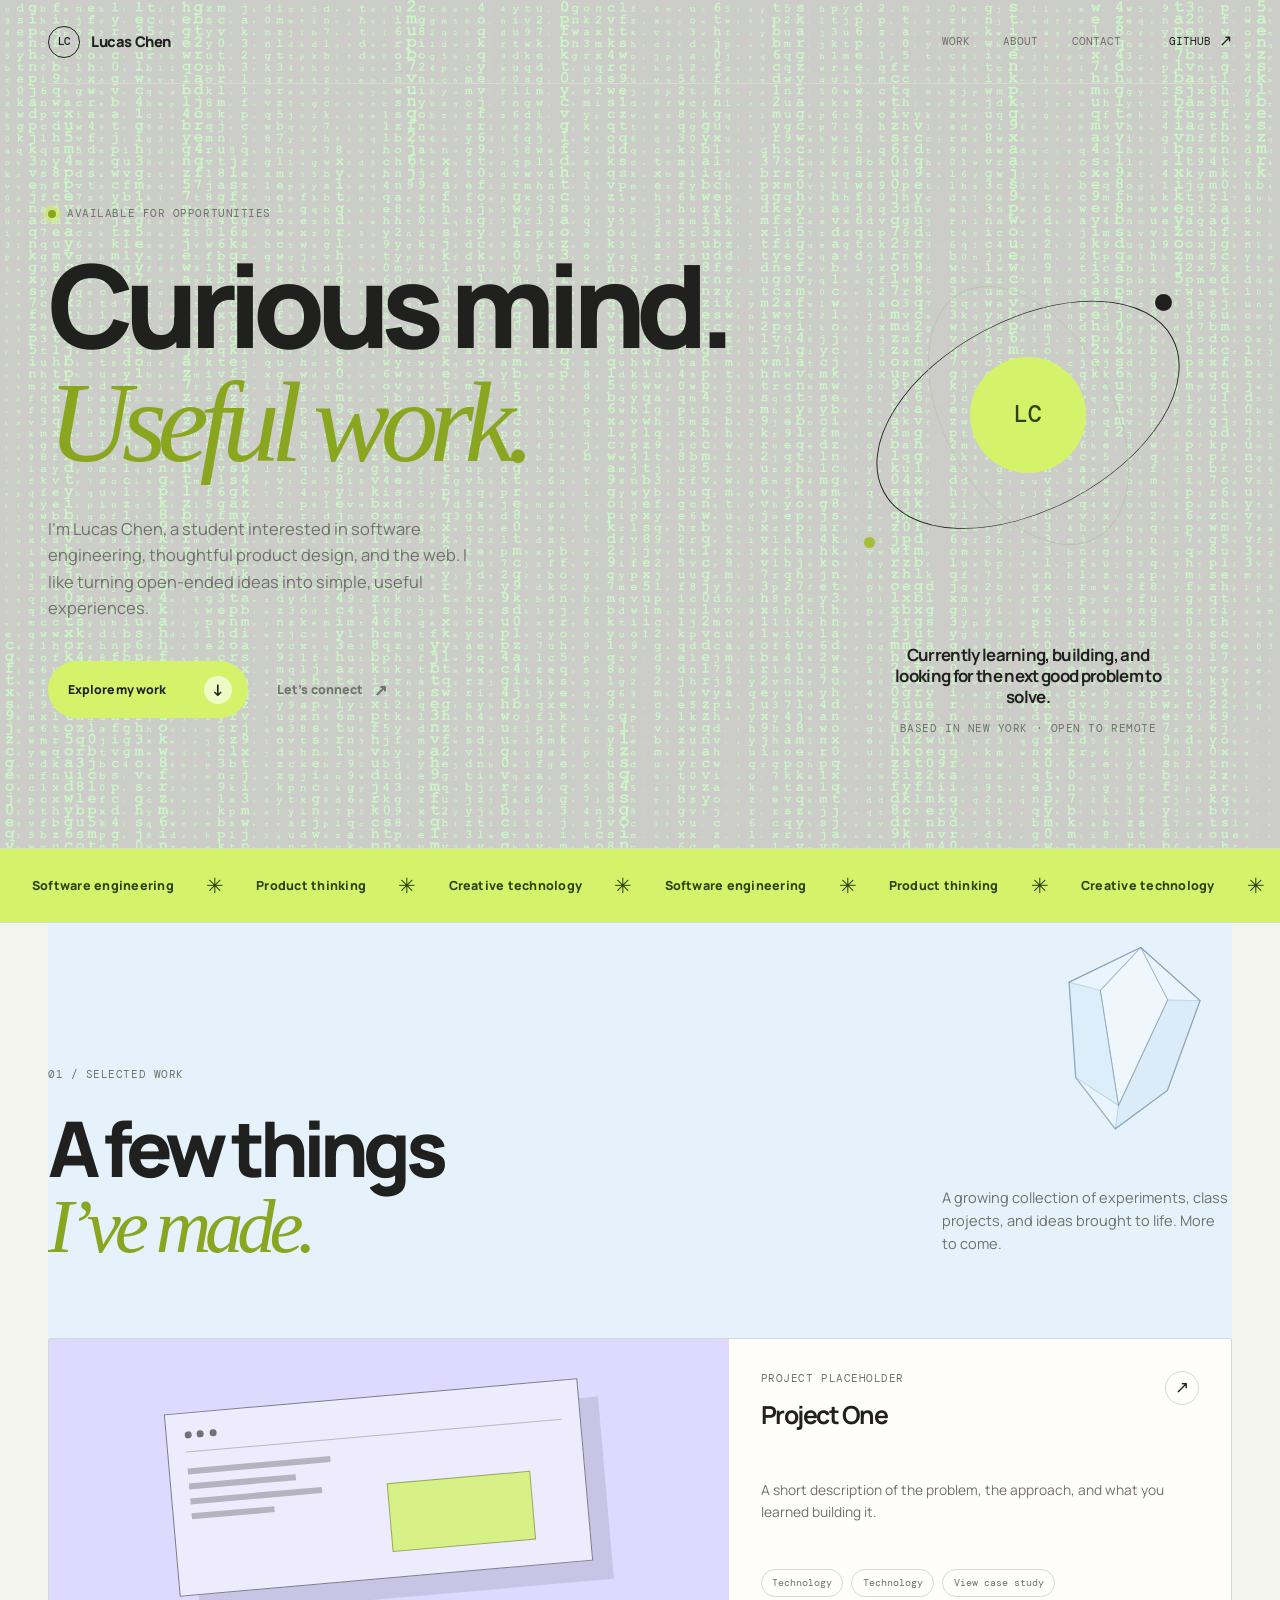
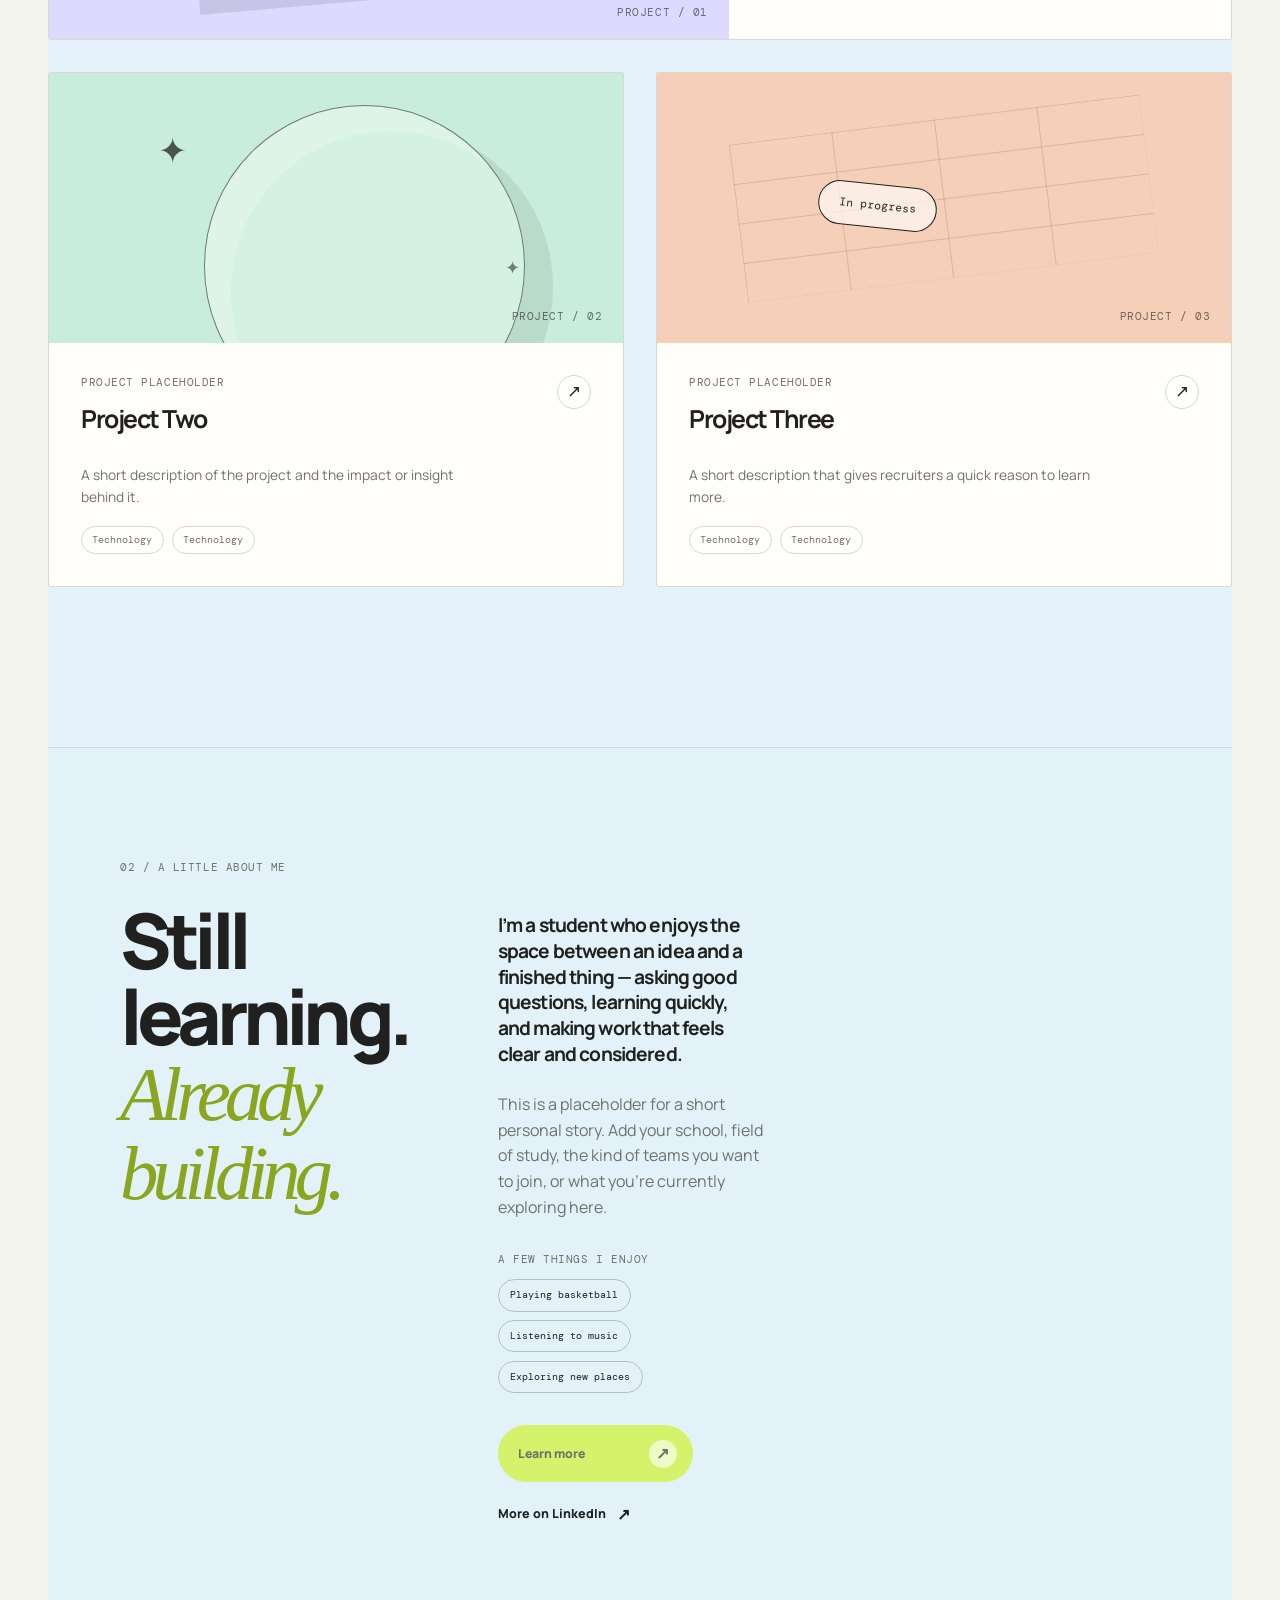
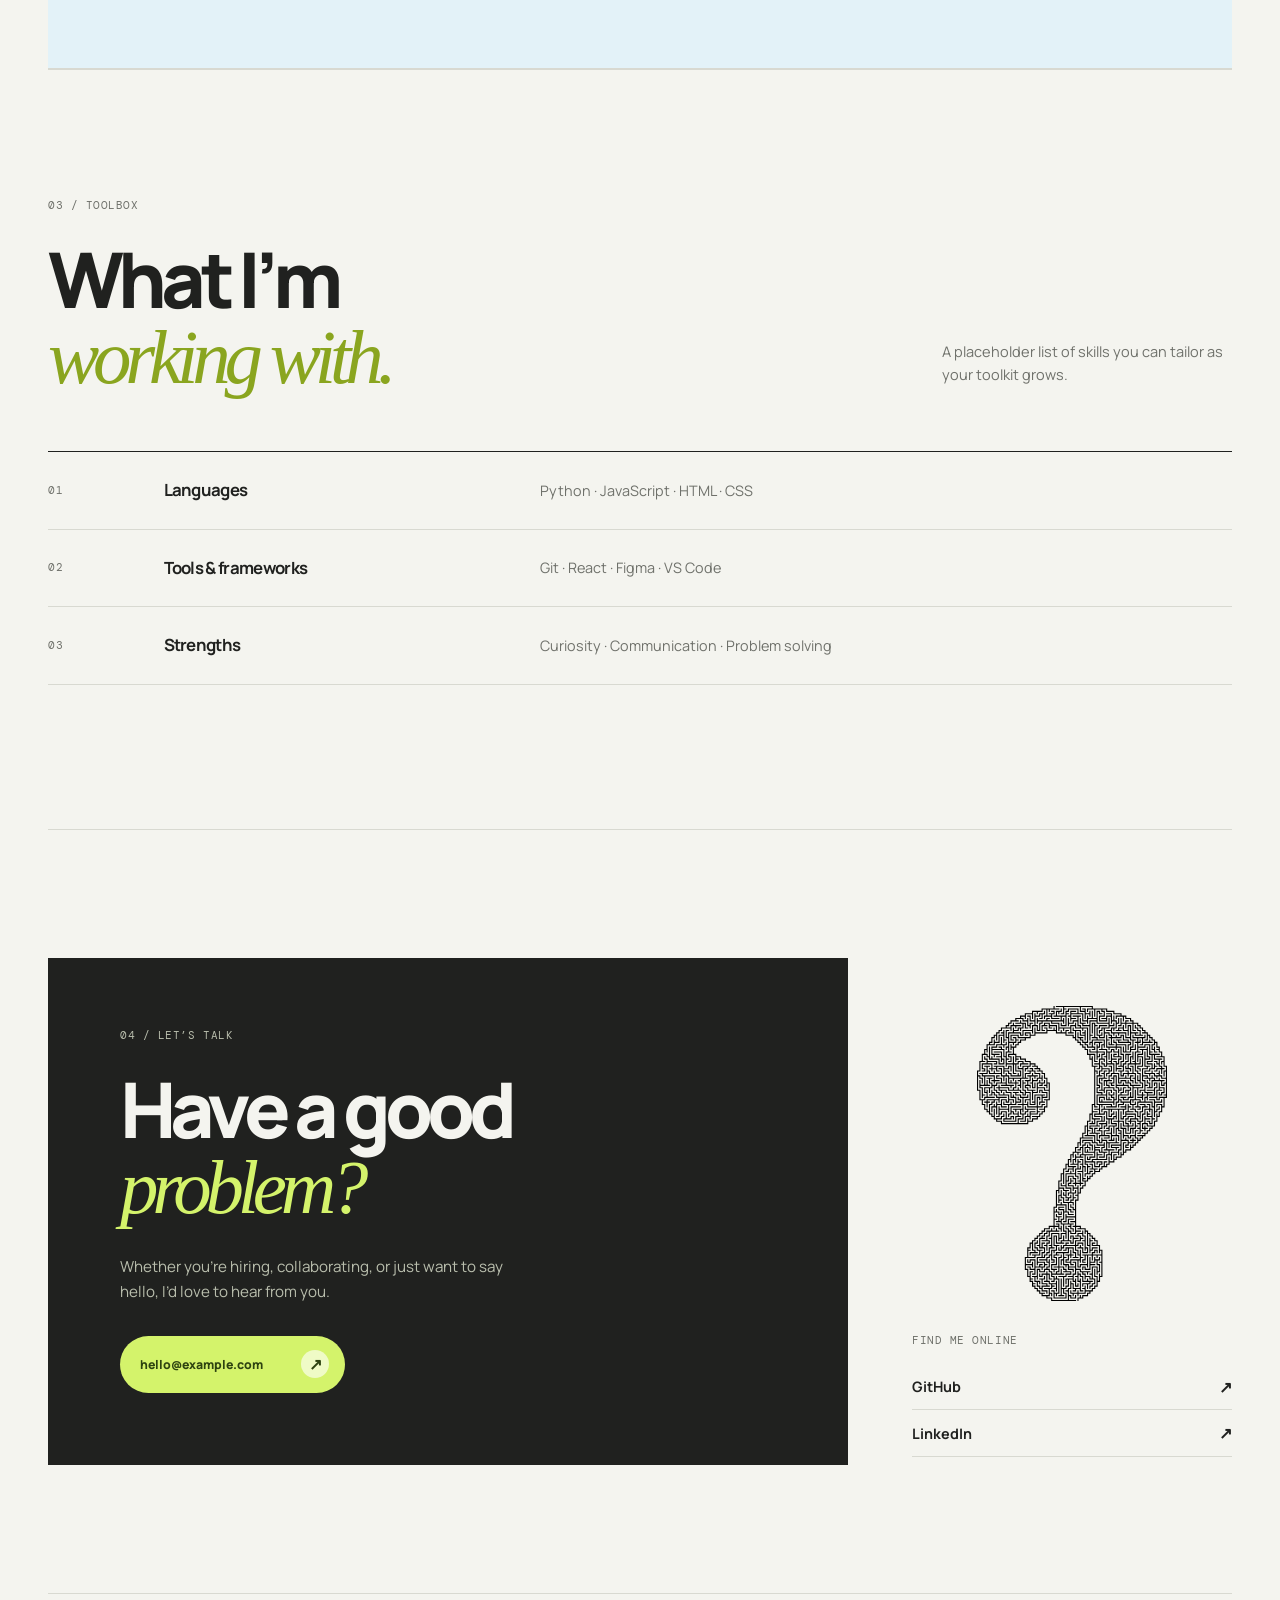
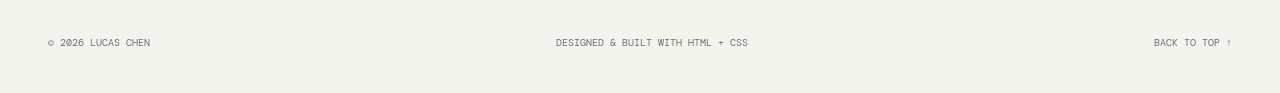
<file: index.html>
<!doctype html>
<html lang="en">
  <head>
    <meta charset="UTF-8" />
    <meta name="viewport" content="width=device-width, initial-scale=1.0" />
    <meta
      name="description"
      content="Lucas Chen is a student building thoughtful software, useful products, and memorable web experiences."
    />
    <title>Lucas Chen — Student &amp; Builder</title>
    <link rel="preconnect" href="https://fonts.googleapis.com" />
    <link rel="preconnect" href="https://fonts.gstatic.com" crossorigin />
    <link
      href="https://fonts.googleapis.com/css2?family=DM+Mono:wght@400;500&family=Manrope:wght@400;500;600;700;800&display=swap"
      rel="stylesheet"
    />
    <link rel="stylesheet" href="styles.css" />
  </head>
  <body class="home-page">
    <a class="skip-link" href="#main-content">Skip to content</a>

    <header class="site-header">
      <a class="wordmark" href="#top" aria-label="Lucas Chen home">
        <span class="wordmark-mark">LC</span>
        <span>Lucas Chen</span>
      </a>

      <nav class="site-nav" aria-label="Primary navigation">
        <a href="#work">Work</a>
        <a href="#about">About</a>
        <a href="#contact">Contact</a>
      </nav>

      <a class="header-link" href="https://github.com/your-username" target="_blank" rel="noreferrer">
        GitHub <span aria-hidden="true">↗</span>
      </a>
    </header>

    <main id="main-content">
      <section class="hero section-shell" id="top" aria-labelledby="hero-title">
        <div class="hero-copy">
          <p class="eyebrow"><span class="status-dot"></span> Available for opportunities</p>
          <h1 id="hero-title">Curious mind.<br /><em>Useful work.</em></h1>
          <p class="hero-intro">
            I’m Lucas Chen, a student interested in software engineering, thoughtful product design,
            and the web. I like turning open-ended ideas into simple, useful experiences.
          </p>
          <div class="hero-actions">
            <a class="button button-primary" href="#work">Explore my work <span aria-hidden="true">↓</span></a>
            <a class="text-link" href="#contact">Let’s connect <span aria-hidden="true">↗</span></a>
          </div>
        </div>

        <div class="hero-aside" aria-label="Introduction note">
          <div class="hero-orbit" aria-hidden="true">
            <span class="orbit-ring orbit-ring-one"></span>
            <span class="orbit-ring orbit-ring-two"></span>
            <span class="orbit-dot orbit-dot-one"></span>
            <span class="orbit-dot orbit-dot-two"></span>
            <span class="orbit-center">LC</span>
          </div>
          <p class="hero-note">Currently learning, building, and looking for the next good problem to solve.</p>
          <p class="mono-label">Based in New York · Open to remote</p>
        </div>
      </section>

      <section class="marquee" aria-label="Areas of interest">
        <div class="marquee-track">
          <span>Software engineering</span><span class="marquee-star">✳</span>
          <span>Product thinking</span><span class="marquee-star">✳</span>
          <span>Creative technology</span><span class="marquee-star">✳</span>
          <span>Software engineering</span><span class="marquee-star">✳</span>
          <span>Product thinking</span><span class="marquee-star">✳</span>
          <span>Creative technology</span><span class="marquee-star">✳</span>
        </div>
      </section>

      <section class="work section-shell" id="work" aria-labelledby="work-title">
        <div class="crystal-decoration" aria-hidden="true">
          <svg viewBox="0 0 180 210" role="presentation">
            <polygon class="crystal-outline" points="90,8 160,55 139,154 90,202 41,154 20,55" />
            <polygon class="crystal-face crystal-face-main" points="90,8 126,59 90,177 54,59" />
            <polygon class="crystal-face crystal-face-left" points="20,55 54,59 90,177 41,154" />
            <polygon class="crystal-face crystal-face-right" points="126,59 160,55 139,154 90,202 90,177" />
            <polyline class="crystal-line" points="20,55 90,8 160,55" />
            <polyline class="crystal-line" points="54,59 90,8 126,59" />
            <line class="crystal-line" x1="54" y1="59" x2="90" y2="177" />
            <line class="crystal-line" x1="126" y1="59" x2="90" y2="177" />
          </svg>
        </div>
        <div class="section-heading">
          <div>
            <p class="eyebrow">01 / Selected work</p>
            <h2 id="work-title">A few things<br /><em>I’ve made.</em></h2>
          </div>
          <p class="section-description">
            A growing collection of experiments, class projects, and ideas brought to life. More to come.
          </p>
        </div>

        <div class="project-grid">
          <article class="project-card project-card-large">
            <div class="project-visual visual-lilac" aria-hidden="true">
              <div class="visual-window">
                <div class="visual-window-bar"><span></span><span></span><span></span></div>
                <div class="visual-lines"><span></span><span></span><span></span><span></span></div>
                <div class="visual-block"></div>
              </div>
              <span class="visual-caption">project / 01</span>
            </div>
            <div class="project-info">
              <div>
                <p class="project-kicker">Project placeholder</p>
                <h3>Project One</h3>
              </div>
              <span class="project-arrow" aria-hidden="true">↗</span>
              <p class="project-summary">A short description of the problem, the approach, and what you learned building it.</p>
              <ul class="tag-list" aria-label="Project One technologies">
                <li>Technology</li>
                <li>Technology</li>
                <li>View case study</li>
              </ul>
            </div>
          </article>

          <article class="project-card">
            <div class="project-visual visual-mint" aria-hidden="true">
              <div class="visual-spark visual-spark-one">✦</div>
              <div class="visual-spark visual-spark-two">✦</div>
              <div class="visual-circle"></div>
              <span class="visual-caption">project / 02</span>
            </div>
            <div class="project-info">
              <div>
                <p class="project-kicker">Project placeholder</p>
                <h3>Project Two</h3>
              </div>
              <span class="project-arrow" aria-hidden="true">↗</span>
              <p class="project-summary">A short description of the project and the impact or insight behind it.</p>
              <ul class="tag-list" aria-label="Project Two technologies">
                <li>Technology</li>
                <li>Technology</li>
              </ul>
            </div>
          </article>

          <article class="project-card">
            <div class="project-visual visual-peach" aria-hidden="true">
              <div class="visual-grid-lines"></div>
              <div class="visual-pill">In progress</div>
              <span class="visual-caption">project / 03</span>
            </div>
            <div class="project-info">
              <div>
                <p class="project-kicker">Project placeholder</p>
                <h3>Project Three</h3>
              </div>
              <span class="project-arrow" aria-hidden="true">↗</span>
              <p class="project-summary">A short description that gives recruiters a quick reason to learn more.</p>
              <ul class="tag-list" aria-label="Project Three technologies">
                <li>Technology</li>
                <li>Technology</li>
              </ul>
            </div>
          </article>
        </div>
      </section>

      <section class="about section-shell" id="about" aria-labelledby="about-title">
        <div class="about-intro">
          <p class="eyebrow">02 / A little about me</p>
          <h2 id="about-title">Still learning.<br /><em>Already building.</em></h2>
        </div>
        <div class="about-copy">
          <p class="about-lead">
            I’m a student who enjoys the space between an idea and a finished thing — asking good questions,
            learning quickly, and making work that feels clear and considered.
          </p>
          <p>
            This is a placeholder for a short personal story. Add your school, field of study, the kind of
            teams you want to join, or what you’re currently exploring here.
          </p>
          <div class="about-hobbies">
            <p class="mono-label">A few things I enjoy</p>
            <ul class="hobby-list">
              <li>Playing basketball</li>
              <li>Listening to music</li>
              <li>Exploring new places</li>
            </ul>
          </div>
          <div class="about-actions">
            <a class="button button-primary" href="about.html">Learn more <span aria-hidden="true">↗</span></a>
            <a class="text-link" href="https://www.linkedin.com/in/your-linkedin" target="_blank" rel="noreferrer">
              More on LinkedIn <span aria-hidden="true">↗</span>
            </a>
          </div>
        </div>
      </section>

      <section class="skills section-shell" aria-labelledby="skills-title">
        <div class="section-heading section-heading-compact">
          <div>
            <p class="eyebrow">03 / Toolbox</p>
            <h2 id="skills-title">What I’m<br /><em>working with.</em></h2>
          </div>
          <p class="section-description">A placeholder list of skills you can tailor as your toolkit grows.</p>
        </div>

        <div class="skills-list">
          <div class="skill-row"><span class="skill-number">01</span><h3>Languages</h3><p>Python · JavaScript · HTML · CSS</p></div>
          <div class="skill-row"><span class="skill-number">02</span><h3>Tools &amp; frameworks</h3><p>Git · React · Figma · VS Code</p></div>
          <div class="skill-row"><span class="skill-number">03</span><h3>Strengths</h3><p>Curiosity · Communication · Problem solving</p></div>
        </div>
      </section>

      <section class="contact section-shell" id="contact" aria-labelledby="contact-title">
        <div class="contact-panel">
          <p class="eyebrow">04 / Let’s talk</p>
          <h2 id="contact-title">Have a good<br /><em>problem?</em></h2>
          <p>Whether you’re hiring, collaborating, or just want to say hello, I’d love to hear from you.</p>
          <div class="contact-action-row">
            <a class="button button-light" href="mailto:hello@example.com">hello@example.com <span aria-hidden="true">↗</span></a>
            <figure class="contact-panel-visual">
              <img src="gdj-question-mark-8111342.svg" alt="" aria-hidden="true" />
            </figure>
          </div>
        </div>
        <div class="contact-links">
          <figure class="contact-visual">
            <img src="gdj-question-mark-8111342.svg" alt="Illustration of a question mark" />
          </figure>
          <p class="mono-label">Find me online</p>
          <a href="https://github.com/your-username" target="_blank" rel="noreferrer">GitHub <span aria-hidden="true">↗</span></a>
          <a href="https://www.linkedin.com/in/your-linkedin" target="_blank" rel="noreferrer">LinkedIn <span aria-hidden="true">↗</span></a>
        </div>
      </section>
    </main>

    <footer class="site-footer section-shell">
      <span>© 2026 Lucas Chen</span>
      <span>Designed &amp; built with HTML + CSS</span>
      <a href="#top">Back to top ↑</a>
    </footer>
  </body>
</html>
</file>
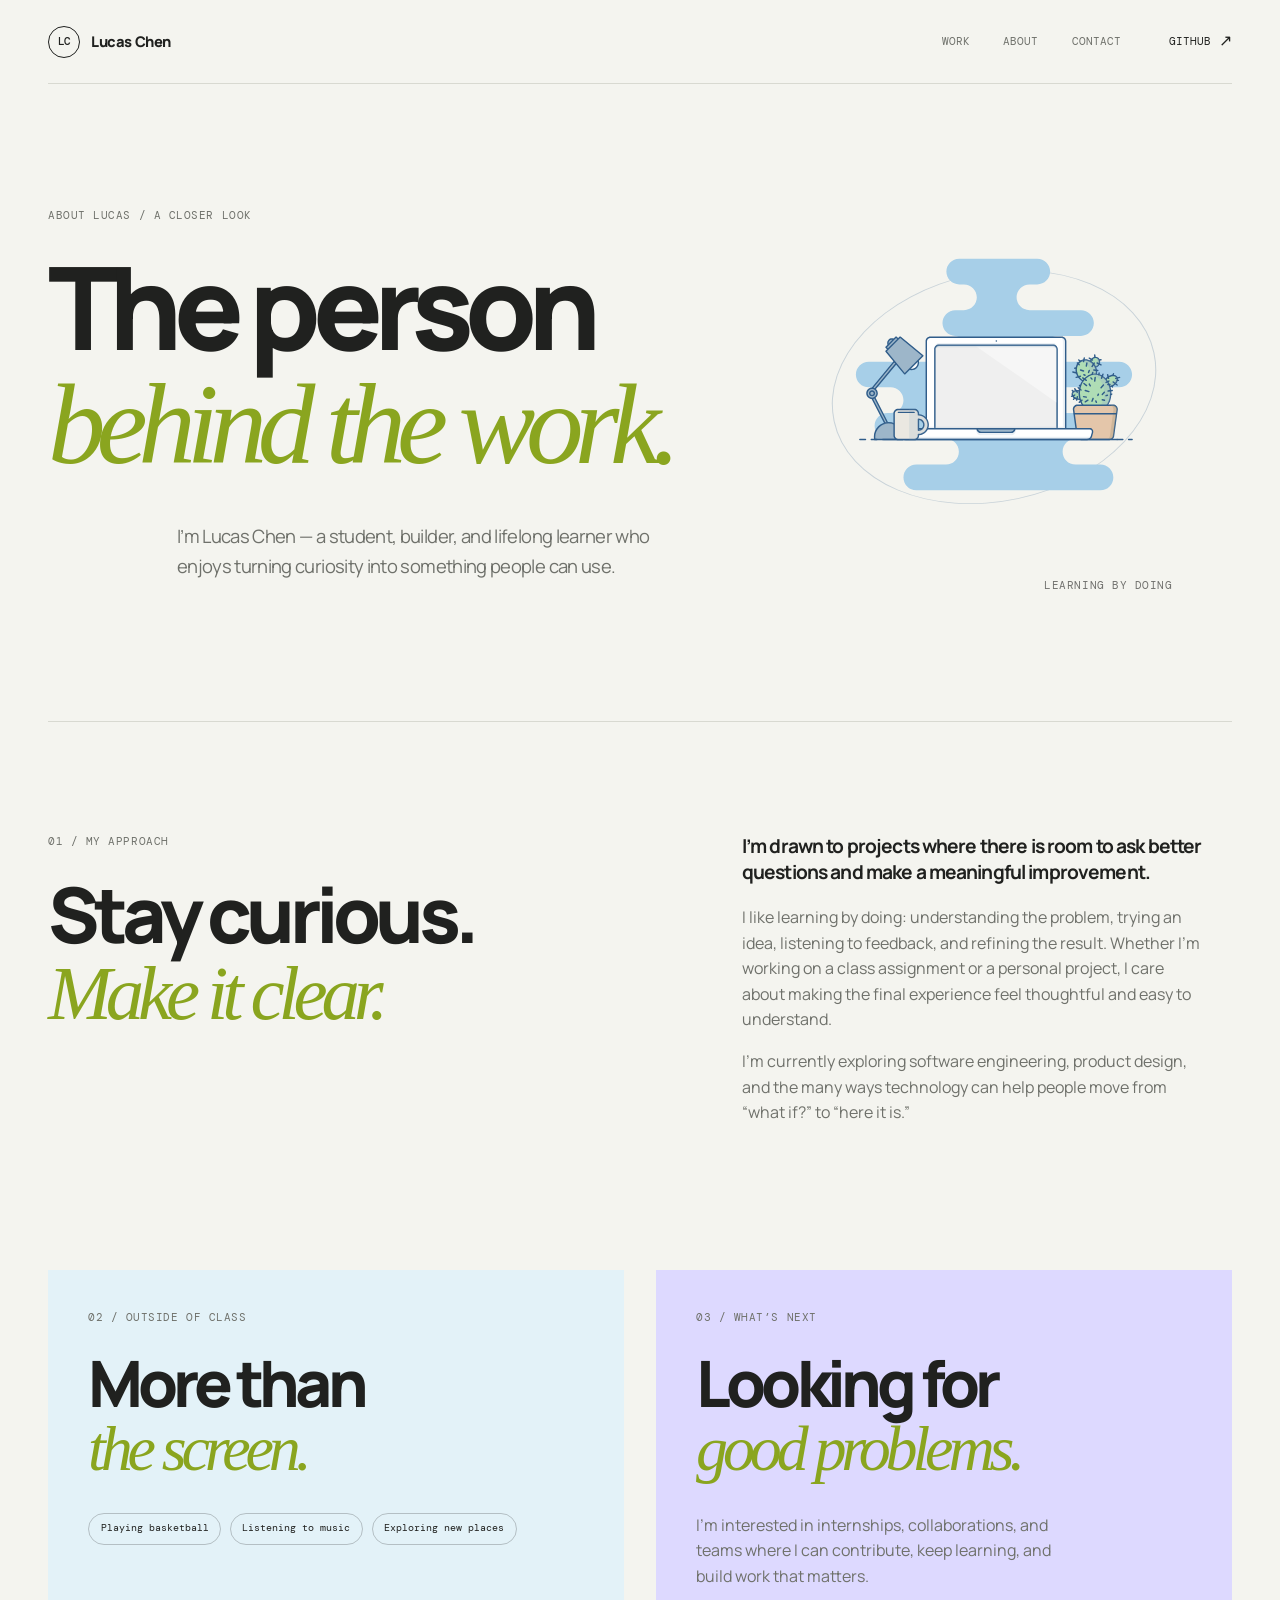
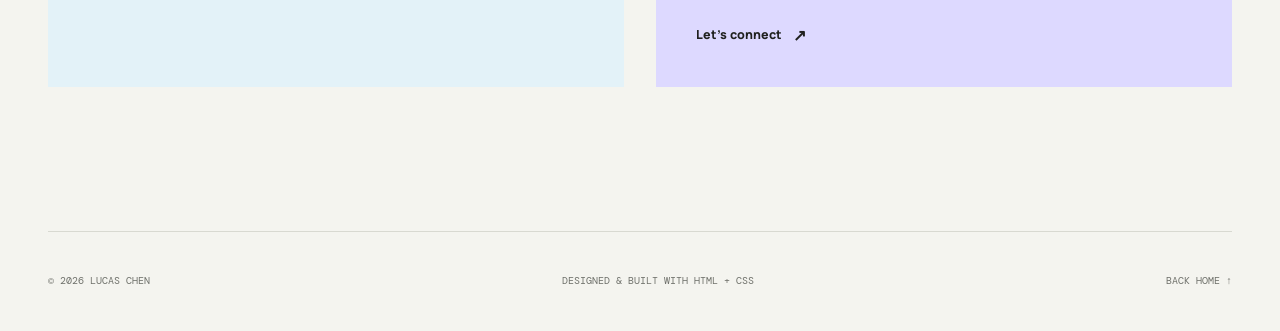
<file: about.html>
<!doctype html>
<html lang="en">
  <head>
    <meta charset="UTF-8" />
    <meta name="viewport" content="width=device-width, initial-scale=1.0" />
    <meta
      name="description"
      content="Learn more about Lucas Chen, a student interested in software engineering and thoughtful product design."
    />
    <title>About Lucas Chen</title>
    <link rel="preconnect" href="https://fonts.googleapis.com" />
    <link rel="preconnect" href="https://fonts.gstatic.com" crossorigin />
    <link
      href="https://fonts.googleapis.com/css2?family=DM+Mono:wght@400;500&family=Manrope:wght@400;500;600;700;800&display=swap"
      rel="stylesheet"
    />
    <link rel="stylesheet" href="styles.css" />
  </head>
  <body class="about-page">
    <a class="skip-link" href="#main-content">Skip to content</a>

    <header class="site-header">
      <a class="wordmark" href="index.html" aria-label="Lucas Chen home">
        <span class="wordmark-mark">LC</span>
        <span>Lucas Chen</span>
      </a>

      <nav class="site-nav" aria-label="Primary navigation">
        <a href="index.html#work">Work</a>
        <a href="about.html" aria-current="page">About</a>
        <a href="index.html#contact">Contact</a>
      </nav>

      <a class="header-link" href="https://github.com/your-username" target="_blank" rel="noreferrer">
        GitHub <span aria-hidden="true">↗</span>
      </a>
    </header>

    <main id="main-content">
      <section class="about-page-hero section-shell" aria-labelledby="about-page-title">
        <div class="about-page-hero-copy">
          <p class="eyebrow">About Lucas / A closer look</p>
          <h1 id="about-page-title">The person<br /><em>behind the work.</em></h1>
          <p class="about-page-lead">
            I’m Lucas Chen — a student, builder, and lifelong learner who enjoys turning curiosity into
            something people can use.
          </p>
        </div>
        <figure class="about-page-visual">
          <img
            src="sara_torda-laptop-2298286.svg"
            alt="Illustration of a laptop surrounded by creative ideas"
          />
          <figcaption class="visual-caption">Learning by doing</figcaption>
        </figure>
      </section>

      <section class="about-details section-shell" aria-labelledby="details-title">
        <div class="about-detail-intro">
          <p class="eyebrow">01 / My approach</p>
          <h2 id="details-title">Stay curious.<br /><em>Make it clear.</em></h2>
        </div>
        <div class="about-detail-copy">
          <p class="about-lead">
            I’m drawn to projects where there is room to ask better questions and make a meaningful improvement.
          </p>
          <p>
            I like learning by doing: understanding the problem, trying an idea, listening to feedback, and
            refining the result. Whether I’m working on a class assignment or a personal project, I care about
            making the final experience feel thoughtful and easy to understand.
          </p>
          <p>
            I’m currently exploring software engineering, product design, and the many ways technology can help
            people move from “what if?” to “here it is.”
          </p>
        </div>
      </section>

      <section class="about-page-cards section-shell" aria-label="Personal details">
        <article class="detail-card detail-card-blue">
          <p class="eyebrow">02 / Outside of class</p>
          <h2>More than<br /><em>the screen.</em></h2>
          <ul class="detail-list">
            <li>Playing basketball</li>
            <li>Listening to music</li>
            <li>Exploring new places</li>
          </ul>
        </article>
        <article class="detail-card detail-card-lilac">
          <p class="eyebrow">03 / What’s next</p>
          <h2>Looking for<br /><em>good problems.</em></h2>
          <p>
            I’m interested in internships, collaborations, and teams where I can contribute, keep learning, and
            build work that matters.
          </p>
          <a class="text-link" href="index.html#contact">Let’s connect <span aria-hidden="true">↗</span></a>
        </article>
      </section>
    </main>

    <footer class="site-footer section-shell">
      <span>© 2026 Lucas Chen</span>
      <span>Designed &amp; built with HTML + CSS</span>
      <a href="index.html">Back home ↑</a>
    </footer>
  </body>
</html>
</file>
<file: styles.css>
@import url('https://fonts.googleapis.com/css2?family=DM+Mono:wght@400;500&family=Manrope:wght@400;500;600;700;800&display=swap');

:root {
  --ink: #20211f;
  --muted: #6f716b;
  --line: #d8d9d1;
  --paper: #f4f4ef;
  --white: #fffefa;
  --accent: #d4f36b;
  --accent-deep: #2d4310;
  --lilac: #ddd9ff;
  --mint: #c9eddc;
  --peach: #f5cfb7;
  --blue: #e3f2f8;
  --project-blue: #e5f1fb;
  --sans: 'Manrope', Arial, sans-serif;
  --mono: 'DM Mono', 'Courier New', monospace;
}

* {
  box-sizing: border-box;
}

html {
  scroll-behavior: smooth;
}

body {
  position: relative;
  margin: 0;
  background: var(--paper);
  color: var(--ink);
  font-family: var(--sans);
  font-size: 16px;
  line-height: 1.6;
}

.home-page::before {
  position: fixed;
  z-index: 0;
  inset: 0;
  background: url('gdj-matrix-5361690.svg') center / cover no-repeat;
  content: '';
  opacity: 0.16;
  pointer-events: none;
}

.home-page > * {
  position: relative;
  z-index: 1;
}

a {
  color: inherit;
  text-decoration: none;
}

.skip-link {
  position: fixed;
  z-index: 10;
  top: 1rem;
  left: 1rem;
  padding: 0.65rem 1rem;
  border-radius: 999px;
  background: var(--ink);
  color: var(--paper);
  transform: translateY(-150%);
}

.skip-link:focus {
  transform: translateY(0);
}

.section-shell,
.site-header {
  width: min(1240px, calc(100% - 96px));
  margin: 0 auto;
}

.site-header {
  display: flex;
  align-items: center;
  justify-content: space-between;
  min-height: 84px;
  border-bottom: 1px solid var(--line);
}

.wordmark,
.site-nav,
.header-link,
.hero-actions,
.tag-list,
.site-footer,
.contact-links a {
  display: flex;
  align-items: center;
}

.wordmark {
  gap: 0.7rem;
  font-size: 0.92rem;
  font-weight: 800;
  letter-spacing: -0.03em;
}

.wordmark-mark {
  display: grid;
  width: 32px;
  height: 32px;
  place-items: center;
  border: 1px solid var(--ink);
  border-radius: 50%;
  font-family: var(--mono);
  font-size: 0.68rem;
  font-weight: 500;
  letter-spacing: -0.12em;
}

.site-nav {
  gap: 2.1rem;
  margin-left: auto;
  margin-right: 3rem;
  color: var(--muted);
  font-family: var(--mono);
  font-size: 0.7rem;
  text-transform: uppercase;
}

.site-nav a,
.header-link,
.contact-links a,
.text-link {
  transition: color 180ms ease, transform 180ms ease;
}

.site-nav a:hover,
.site-nav a:focus-visible,
.header-link:hover,
.header-link:focus-visible,
.contact-links a:hover,
.contact-links a:focus-visible,
.text-link:hover,
.text-link:focus-visible {
  color: #6b870d;
}

.header-link {
  gap: 0.5rem;
  font-family: var(--mono);
  font-size: 0.7rem;
  text-transform: uppercase;
}

.header-link span,
.text-link span,
.contact-links a span {
  font-size: 1rem;
  line-height: 1;
}

.hero {
  display: grid;
  grid-template-columns: minmax(0, 1.25fr) minmax(300px, 0.75fr);
  gap: 6rem;
  align-items: center;
  min-height: 650px;
  padding-top: 6.5rem;
  padding-bottom: 7rem;
}

.eyebrow,
.mono-label,
.project-kicker,
.visual-caption,
.skill-number {
  font-family: var(--mono);
  font-size: 0.68rem;
  line-height: 1.4;
  letter-spacing: 0.05em;
  text-transform: uppercase;
}

.eyebrow {
  display: flex;
  align-items: center;
  gap: 0.7rem;
  margin: 0 0 1.7rem;
  color: var(--muted);
}

.status-dot {
  width: 8px;
  height: 8px;
  border-radius: 50%;
  background: #87a913;
  box-shadow: 0 0 0 5px rgba(212, 243, 107, 0.55);
}

h1,
h2,
h3,
p {
  margin-top: 0;
}

h1,
h2 {
  margin-bottom: 0;
  font-weight: 800;
  letter-spacing: -0.075em;
  line-height: 0.98;
}

h1 {
  max-width: 780px;
  font-size: clamp(4.4rem, 9vw, 8.8rem);
}

h2 {
  font-size: clamp(3.2rem, 6vw, 6rem);
}

h1 em,
h2 em {
  color: #8aa51f;
  font-family: Georgia, 'Times New Roman', serif;
  font-weight: 400;
  letter-spacing: -0.08em;
}

.hero-intro {
  max-width: 440px;
  margin: 2.3rem 0 2.5rem;
  color: var(--muted);
  font-size: 1.03rem;
}

.hero-actions {
  flex-wrap: wrap;
  gap: 1.8rem;
}

.button {
  display: inline-flex;
  align-items: center;
  justify-content: space-between;
  gap: 2.4rem;
  min-width: 195px;
  padding: 0.9rem 1rem 0.9rem 1.25rem;
  border-radius: 999px;
  font-size: 0.77rem;
  font-weight: 800;
  transition: transform 180ms ease, box-shadow 180ms ease;
}

.button:hover,
.button:focus-visible {
  transform: translateY(-3px);
  box-shadow: 0 8px 18px rgba(32, 33, 31, 0.13);
}

.button span {
  display: grid;
  width: 28px;
  height: 28px;
  place-items: center;
  border-radius: 50%;
  background: rgba(255, 255, 255, 0.62);
  font-size: 1rem;
}

.button-primary {
  background: var(--accent);
}

.text-link {
  display: inline-flex;
  gap: 0.7rem;
  align-items: center;
  color: var(--muted);
  font-size: 0.78rem;
  font-weight: 800;
}

.hero-aside {
  display: flex;
  flex-direction: column;
  align-items: center;
  justify-content: center;
  padding-top: 2rem;
}

.hero-orbit {
  position: relative;
  width: min(100%, 390px);
  aspect-ratio: 1;
  margin-bottom: 2.1rem;
}

.orbit-ring {
  position: absolute;
  inset: 8%;
  border: 1px solid var(--ink);
  border-radius: 50%;
  transform: rotate(-28deg) scaleY(0.58);
}

.orbit-ring-two {
  inset: 14%;
  border-color: #bbc0ae;
  transform: rotate(61deg) scaleY(0.6);
}

.orbit-center {
  position: absolute;
  top: 50%;
  left: 50%;
  display: grid;
  width: 116px;
  height: 116px;
  place-items: center;
  border-radius: 50%;
  background: var(--accent);
  color: var(--accent-deep);
  font-family: var(--mono);
  font-size: 1.45rem;
  font-weight: 500;
  transform: translate(-50%, -50%);
}

.orbit-dot {
  position: absolute;
  width: 17px;
  height: 17px;
  border-radius: 50%;
  background: var(--ink);
}

.orbit-dot-one {
  top: 19%;
  right: 13%;
}

.orbit-dot-two {
  bottom: 16%;
  left: 8%;
  width: 11px;
  height: 11px;
  background: #a3be37;
}

.hero-note {
  max-width: 270px;
  margin-bottom: 0.9rem;
  text-align: center;
  font-size: 1.05rem;
  font-weight: 700;
  letter-spacing: -0.04em;
  line-height: 1.25;
}

.mono-label {
  margin-bottom: 0;
  color: var(--muted);
}

.marquee {
  overflow: hidden;
  border-top: 1px solid var(--line);
  border-bottom: 1px solid var(--line);
  background: var(--accent);
  color: var(--accent-deep);
  white-space: nowrap;
}

.marquee-track {
  display: flex;
  align-items: center;
  justify-content: space-around;
  gap: 2rem;
  min-width: max-content;
  padding: 1.25rem 2rem;
  font-size: 0.78rem;
  font-weight: 800;
  letter-spacing: 0.02em;
}

.marquee-star {
  font-size: 1.3rem;
  font-weight: 400;
}

.work {
  position: relative;
  overflow: hidden;
  padding-top: 9rem;
  padding-bottom: 10rem;
  background: var(--project-blue);
}

.work > *:not(.crystal-decoration) {
  position: relative;
  z-index: 1;
}

.crystal-decoration {
  position: absolute;
  z-index: 0;
  top: 1rem;
  right: 1.2rem;
  width: 170px;
  opacity: 0.62;
  pointer-events: none;
  transform: rotate(8deg);
}

.crystal-decoration svg {
  display: block;
  width: 100%;
  height: auto;
}

.crystal-outline {
  fill: rgba(255, 255, 255, 0.25);
  stroke: rgba(49, 92, 126, 0.72);
  stroke-width: 1.4;
}

.crystal-face {
  stroke: rgba(49, 92, 126, 0.34);
  stroke-width: 1;
}

.crystal-face-main {
  fill: rgba(255, 255, 255, 0.48);
}

.crystal-face-left {
  fill: rgba(154, 211, 235, 0.28);
}

.crystal-face-right {
  fill: rgba(119, 178, 215, 0.2);
}

.crystal-line {
  fill: none;
  stroke: rgba(49, 92, 126, 0.46);
  stroke-width: 1;
}

.section-heading {
  display: flex;
  align-items: end;
  justify-content: space-between;
  gap: 3rem;
  margin-bottom: 4.6rem;
}

.section-heading .eyebrow {
  margin-bottom: 1.7rem;
}

.section-description {
  max-width: 290px;
  margin-bottom: 0.55rem;
  color: var(--muted);
  font-size: 0.91rem;
}

.project-grid {
  display: grid;
  grid-template-columns: 1fr 1fr;
  gap: 2rem;
}

.project-card {
  overflow: hidden;
  border: 1px solid var(--line);
  border-radius: 2px;
  background: var(--white);
}

.project-card-large {
  grid-column: span 2;
  display: grid;
  grid-template-columns: 1.15fr 0.85fr;
}

.project-visual {
  position: relative;
  min-height: 300px;
  overflow: hidden;
}

.project-card:not(.project-card-large) .project-visual {
  min-height: 270px;
}

.visual-lilac {
  background: var(--lilac);
}

.visual-mint {
  background: var(--mint);
}

.visual-peach {
  background: var(--peach);
}

.visual-caption {
  position: absolute;
  right: 1.3rem;
  bottom: 1.15rem;
  color: rgba(32, 33, 31, 0.62);
}

.visual-window {
  position: absolute;
  top: 19%;
  left: 18%;
  width: 61%;
  height: 61%;
  padding: 1.1rem;
  border: 1px solid rgba(32, 33, 31, 0.55);
  background: rgba(255, 254, 250, 0.47);
  box-shadow: 19px 20px 0 rgba(32, 33, 31, 0.11);
  transform: rotate(-5deg);
}

.visual-window-bar {
  display: flex;
  gap: 0.35rem;
  padding-bottom: 0.85rem;
  border-bottom: 1px solid rgba(32, 33, 31, 0.25);
}

.visual-window-bar span {
  display: block;
  width: 7px;
  height: 7px;
  border-radius: 50%;
  background: rgba(32, 33, 31, 0.6);
}

.visual-lines {
  display: grid;
  gap: 0.55rem;
  width: 38%;
  margin-top: 1rem;
}

.visual-lines span {
  display: block;
  height: 6px;
  background: rgba(32, 33, 31, 0.28);
}

.visual-lines span:nth-child(2) {
  width: 75%;
}

.visual-lines span:nth-child(3) {
  width: 92%;
}

.visual-lines span:nth-child(4) {
  width: 58%;
}

.visual-block {
  position: absolute;
  right: 13%;
  bottom: 14%;
  width: 35%;
  height: 38%;
  border: 1px solid rgba(32, 33, 31, 0.35);
  background: rgba(212, 243, 107, 0.8);
}

.visual-circle {
  position: absolute;
  top: 12%;
  left: 27%;
  width: 56%;
  aspect-ratio: 1;
  border: 1px solid rgba(32, 33, 31, 0.56);
  border-radius: 50%;
  background: rgba(255, 254, 250, 0.22);
  box-shadow: inset 26px 25px 0 rgba(255, 254, 250, 0.2), 28px 21px 0 rgba(32, 33, 31, 0.09);
}

.visual-spark {
  position: absolute;
  color: rgba(32, 33, 31, 0.75);
  font-size: 2.2rem;
}

.visual-spark-one {
  top: 18%;
  left: 19%;
}

.visual-spark-two {
  right: 18%;
  bottom: 23%;
  font-size: 1.1rem;
}

.visual-grid-lines {
  position: absolute;
  inset: 17% 14% 24%;
  background-image: linear-gradient(rgba(32, 33, 31, 0.14) 1px, transparent 1px), linear-gradient(90deg, rgba(32, 33, 31, 0.14) 1px, transparent 1px);
  background-size: 25% 25%;
  transform: rotate(-7deg);
}

.visual-pill {
  position: absolute;
  top: 41%;
  left: 28%;
  padding: 0.75rem 1.25rem;
  border: 1px solid var(--ink);
  border-radius: 999px;
  background: rgba(255, 254, 250, 0.65);
  font-family: var(--mono);
  font-size: 0.7rem;
  transform: rotate(6deg);
}

.project-info {
  position: relative;
  display: grid;
  grid-template-columns: 1fr auto;
  gap: 0.8rem 1rem;
  padding: 2rem;
}

.project-kicker {
  margin-bottom: 0.55rem;
  color: var(--muted);
}

.project-info h3 {
  margin-bottom: 0;
  font-size: 1.55rem;
  letter-spacing: -0.06em;
}

.project-arrow {
  display: grid;
  width: 34px;
  height: 34px;
  place-items: center;
  border: 1px solid var(--line);
  border-radius: 50%;
  font-size: 1.05rem;
}

.project-summary {
  grid-column: 1 / -1;
  max-width: 410px;
  margin: 0.8rem 0 0.3rem;
  color: var(--muted);
  font-size: 0.86rem;
}

.tag-list {
  grid-column: 1 / -1;
  flex-wrap: wrap;
  gap: 0.5rem;
  padding: 0;
  margin: 0;
  list-style: none;
}

.tag-list li {
  padding: 0.32rem 0.65rem;
  border: 1px solid var(--line);
  border-radius: 999px;
  color: var(--muted);
  font-family: var(--mono);
  font-size: 0.62rem;
}

.about {
  display: grid;
  grid-template-columns: minmax(230px, 0.85fr) minmax(220px, 0.7fr) minmax(300px, 0.9fr);
  justify-content: space-between;
  gap: 3.5rem;
  padding-top: 7rem;
  padding-right: 4.5rem;
  padding-bottom: 9rem;
  padding-left: 4.5rem;
  border-top: 1px solid var(--line);
  border-bottom: 1px solid var(--line);
  background: var(--blue);
}

.about-copy {
  max-width: 460px;
  padding-top: 3.3rem;
  color: var(--muted);
}

.about-copy p {
  margin-bottom: 1.5rem;
}

.about-copy .about-lead {
  color: var(--ink);
  font-size: 1.2rem;
  font-weight: 700;
  letter-spacing: -0.045em;
  line-height: 1.35;
}

.about-copy .text-link {
  margin-top: 1rem;
  color: var(--ink);
}

.about-hobbies {
  margin-top: 2rem;
}

.about-hobbies .mono-label {
  margin-bottom: 0.75rem;
}

.hobby-list,
.detail-list {
  display: flex;
  flex-wrap: wrap;
  gap: 0.55rem;
  padding: 0;
  margin: 0;
  list-style: none;
}

.hobby-list li,
.detail-list li {
  padding: 0.42rem 0.72rem;
  border: 1px solid rgba(32, 33, 31, 0.24);
  border-radius: 999px;
  color: var(--ink);
  font-family: var(--mono);
  font-size: 0.65rem;
}

.about-actions {
  display: flex;
  flex-wrap: wrap;
  align-items: center;
  gap: 1.4rem;
  margin-top: 2rem;
}

.about-actions .text-link {
  margin-top: 0;
}

.skills {
  padding-top: 8rem;
  padding-bottom: 9rem;
  border-top: 1px solid var(--line);
}

.section-heading-compact {
  align-items: end;
  margin-bottom: 3.5rem;
}

.skills-list {
  border-top: 1px solid var(--ink);
}

.skill-row {
  display: grid;
  grid-template-columns: 8% 30% 1fr;
  gap: 1.3rem;
  align-items: center;
  padding: 1.55rem 0;
  border-bottom: 1px solid var(--line);
}

.skill-number {
  color: var(--muted);
}

.skill-row h3 {
  margin: 0;
  font-size: 1.05rem;
  letter-spacing: -0.04em;
}

.skill-row p {
  margin: 0;
  color: var(--muted);
  font-size: 0.9rem;
}

.contact {
  display: grid;
  grid-template-columns: minmax(0, 1fr) 0.4fr;
  gap: 4rem;
  align-items: end;
  padding-top: 8rem;
  padding-bottom: 8rem;
  border-top: 1px solid var(--line);
}

.contact-panel {
  padding: 4.4rem 4.5rem 4.5rem;
  background: var(--ink);
  color: var(--paper);
}

.contact-panel .eyebrow {
  color: #b9bead;
}

.contact-panel h2 {
  max-width: 600px;
  margin-bottom: 1.9rem;
  color: var(--paper);
}

.contact-panel h2 em {
  color: var(--accent);
}

.contact-panel > p:not(.eyebrow) {
  max-width: 390px;
  margin-bottom: 2rem;
  color: #b9bead;
  font-size: 0.95rem;
}

.contact-action-row {
  display: flex;
  align-items: center;
  gap: 1rem;
}

.contact-panel-visual {
  display: none;
  width: 88px;
  margin: 0;
}

.contact-panel-visual img {
  display: block;
  width: 100%;
  height: auto;
}

.button-light {
  background: var(--accent);
  color: var(--accent-deep);
}

.contact-links {
  padding-bottom: 0.5rem;
}

.contact-visual {
  max-width: 190px;
  margin: 0 auto 2rem;
}

.contact-visual img {
  display: block;
  width: 100%;
  height: auto;
}

.contact-links .mono-label {
  margin-bottom: 1rem;
}

.contact-links a {
  justify-content: space-between;
  padding: 0.7rem 0;
  border-bottom: 1px solid var(--line);
  font-size: 0.9rem;
  font-weight: 700;
}

.site-footer {
  justify-content: space-between;
  gap: 2rem;
  min-height: 100px;
  border-top: 1px solid var(--line);
  color: var(--muted);
  font-family: var(--mono);
  font-size: 0.65rem;
  text-transform: uppercase;
}

.site-footer a:hover,
.site-footer a:focus-visible {
  color: var(--ink);
}

.about-page-hero {
  display: grid;
  grid-template-columns: minmax(0, 1.15fr) minmax(260px, 0.85fr);
  gap: 4rem;
  align-items: center;
  padding-top: 7rem;
  padding-bottom: 8rem;
}

.about-page-hero h1 {
  max-width: 800px;
}

.about-page-lead {
  max-width: 520px;
  margin: 2.6rem 0 0 20%;
  color: var(--muted);
  font-size: 1.15rem;
  letter-spacing: -0.035em;
}

.about-page-visual {
  position: relative;
  width: 75%;
  justify-self: center;
  margin: 0;
  padding-bottom: 2.5rem;
}

.about-page-visual::before {
  position: absolute;
  inset: 8% 4% 12%;
  z-index: 0;
  border: 1px solid rgba(48, 93, 138, 0.22);
  border-radius: 50%;
  content: '';
  transform: rotate(-12deg) scaleY(0.72);
}

.about-page-visual img {
  position: relative;
  z-index: 1;
  display: block;
  width: 100%;
  height: auto;
}

.about-page-visual .visual-caption {
  right: 0;
  bottom: 0;
}

.about-details {
  display: grid;
  grid-template-columns: minmax(280px, 0.95fr) minmax(300px, 0.8fr);
  gap: 7rem;
  padding-top: 7rem;
  padding-bottom: 8rem;
  border-top: 1px solid var(--line);
}

.about-detail-copy {
  max-width: 460px;
  color: var(--muted);
}

.about-detail-copy .about-lead {
  color: var(--ink);
  font-size: 1.2rem;
  font-weight: 700;
  letter-spacing: -0.045em;
  line-height: 1.35;
}

.about-page-cards {
  display: grid;
  grid-template-columns: 1fr 1fr;
  gap: 2rem;
  padding-bottom: 9rem;
}

.detail-card {
  min-height: 330px;
  padding: 2.5rem;
}

.detail-card-blue {
  background: var(--blue);
}

.detail-card-lilac {
  background: var(--lilac);
}

.detail-card h2 {
  margin-bottom: 2rem;
  font-size: clamp(2.6rem, 5vw, 4.8rem);
}

.detail-card > p:not(.eyebrow) {
  max-width: 360px;
  margin-bottom: 2rem;
  color: var(--muted);
}

.detail-card .text-link {
  color: var(--ink);
}

@media (max-width: 900px) {
  .section-shell,
  .site-header {
    width: min(100% - 48px, 720px);
  }

  .hero {
    grid-template-columns: 1fr;
    gap: 2rem;
    min-height: auto;
    padding-top: 5.5rem;
    padding-bottom: 5.5rem;
  }

  .hero-aside {
    align-items: flex-start;
    padding-top: 0;
  }

  .hero-orbit {
    align-self: center;
    width: min(100%, 310px);
  }

  .hero-note {
    max-width: 360px;
    text-align: left;
  }

  .project-card-large {
    grid-template-columns: 1fr;
  }

  .crystal-decoration {
    top: 1.5rem;
    right: 0.7rem;
    width: 135px;
  }

  .about {
    gap: 2rem;
  }

  .about-page-lead {
    margin-left: 0;
  }

  .about-page-visual {
    width: min(75%, 300px);
  }

  .contact {
    grid-template-columns: 1fr;
  }

  .contact-links {
    display: grid;
    grid-template-columns: 1fr 1fr;
    column-gap: 2rem;
  }

  .contact-links .mono-label {
    grid-column: 1 / -1;
  }

  .contact-visual {
    grid-column: 1 / -1;
    margin-left: 0;
  }
}

@media (max-width: 600px) {
  .section-shell,
  .site-header {
    width: calc(100% - 36px);
  }

  .site-header {
    min-height: 72px;
  }

  .site-nav {
    display: none;
  }

  .header-link {
    margin-left: auto;
  }

  .hero {
    padding-top: 4.5rem;
    padding-bottom: 4.5rem;
  }

  h1 {
    font-size: clamp(3.6rem, 17vw, 5.5rem);
  }

  h2 {
    font-size: clamp(2.8rem, 14vw, 4.2rem);
  }

  .hero-intro {
    font-size: 0.95rem;
  }

  .hero-actions {
    align-items: flex-start;
    flex-direction: column;
    gap: 1.4rem;
  }

  .marquee-track {
    justify-content: flex-start;
    padding: 1.1rem 1rem;
  }

  .work,
  .skills,
  .contact {
    padding-top: 5.8rem;
    padding-bottom: 6rem;
  }

  .section-heading,
  .about {
    display: block;
  }

  .section-heading {
    margin-bottom: 3rem;
  }

  .section-description {
    margin-top: 1.8rem;
  }

  .project-grid {
    grid-template-columns: 1fr;
  }

  .project-card-large {
    grid-column: auto;
  }

  .project-visual,
  .project-card:not(.project-card-large) .project-visual {
    min-height: 245px;
  }

  .project-info {
    padding: 1.45rem;
  }

  .about {
    padding-top: 5.8rem;
    padding-right: 1.5rem;
    padding-bottom: 6rem;
    padding-left: 1.5rem;
  }

  .about-copy {
    padding-top: 2.6rem;
  }

  .about-page-hero {
    display: block;
    padding-top: 4.5rem;
    padding-bottom: 5.8rem;
  }

  .about-page-visual {
    width: min(75%, 260px);
    margin: 2.8rem auto 0;
  }

  .about-details {
    display: block;
    padding-top: 5.8rem;
    padding-bottom: 6rem;
  }

  .about-detail-copy {
    margin-top: 2.6rem;
  }

  .about-page-cards {
    display: block;
    padding-bottom: 6rem;
  }

  .detail-card + .detail-card {
    margin-top: 1rem;
  }

  .detail-card {
    min-height: 0;
    padding: 2rem 1.5rem;
  }

  .skill-row {
    grid-template-columns: 14% 1fr;
    gap: 0.5rem 1rem;
  }

  .skill-row p {
    grid-column: 2;
  }

  .contact-panel {
    padding: 2.8rem 1.6rem 3rem;
  }

  .contact-links {
    display: block;
  }

  .contact-visual {
    max-width: 170px;
    margin: 0 auto 2.2rem;
  }

  .contact-visual {
    display: none;
  }

  .contact-action-row {
    gap: 0.7rem;
  }

  .contact-panel-visual {
    display: block;
    flex: 0 0 76px;
  }

  .contact-action-row .button {
    min-width: 0;
    flex: 1;
    gap: 0.6rem;
    padding-left: 1rem;
    font-size: 0.68rem;
  }

  .site-footer {
    align-items: flex-start;
    flex-direction: column;
    justify-content: center;
    gap: 0.65rem;
    min-height: 145px;
  }
}

@media (prefers-reduced-motion: reduce) {
  html {
    scroll-behavior: auto;
  }

  *,
  *::before,
  *::after {
    transition-duration: 0.01ms !important;
  }
}
</file>
